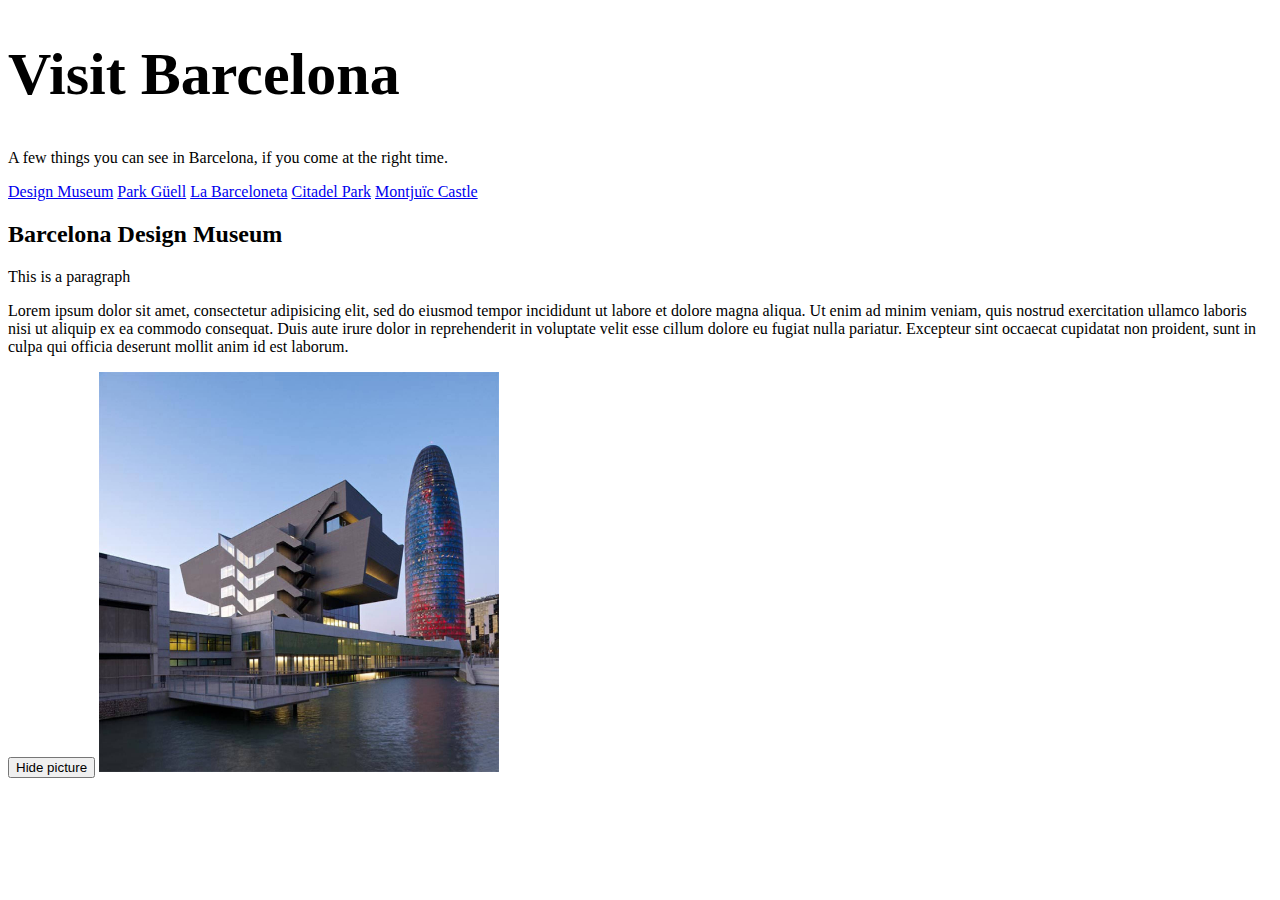
<file: barcelona/index.html>
<!DOCTYPE html>
<html lang="en" dir="ltr">

    <head>
        <meta charset="utf-8">
        <title>Visiting Barcelona</title>
        <link rel="stylesheet" href="css/style.css">
    </head>

    <body>
        <header>
            <h1 id="bcn">Visit Barcelona</h1>
            <p>A few things you can see in Barcelona, if you come at the right time.</p>
            <nav>
                <a href="#" id="disseny">Design Museum</a>
                <a href="#" id="guell">Park Güell</a>
                <a href="#" id="barceloneta">La Barceloneta</a>
                <a href="#" id="citadel">Citadel Park</a>
                <a href="#" id="montjuic">Montjuïc Castle</a>
            </nav>
        </header>
        <main>
            <h2 id="title">Barcelona Design Museum</h2>
            <section id="a_box">

            </section>
            <section id="">
                <p>Lorem ipsum dolor sit amet, consectetur adipisicing elit, sed do eiusmod tempor incididunt ut labore et dolore magna aliqua. Ut enim ad minim veniam, quis nostrud exercitation ullamco laboris nisi ut aliquip ex ea commodo
                    consequat. Duis aute irure dolor in reprehenderit in voluptate velit esse cillum dolore eu fugiat nulla pariatur. Excepteur sint occaecat cupidatat non proident, sunt in culpa qui officia deserunt mollit anim id est laborum.</p>
            </section>

            <button type="button" name="button">Hide picture</button>
            <img src="images/disseny.jpg" alt="" id="main_pic" class="image">
        </main>

        <!-- Scripts -->
        <script src="https://ajax.googleapis.com/ajax/libs/jquery/3.3.1/jquery.min.js"></script>
        <script src="js/jquery-3.3.1.min.js" type="text/javascript">

        </script>
        <script type="text/javascript">
            $(document).ready(function() {
              $("#bcn").css("font-size", "60px");
              $("#a_box").html("<p>This is a paragraph</p>");
              // this replaces whatever had the id a_box with the paragraph you want, you can do it manually, but it is usefull for when you start to have events like clicking on it and changing things when you click on them
            });
        </script>
    </body>

</html>
</file>
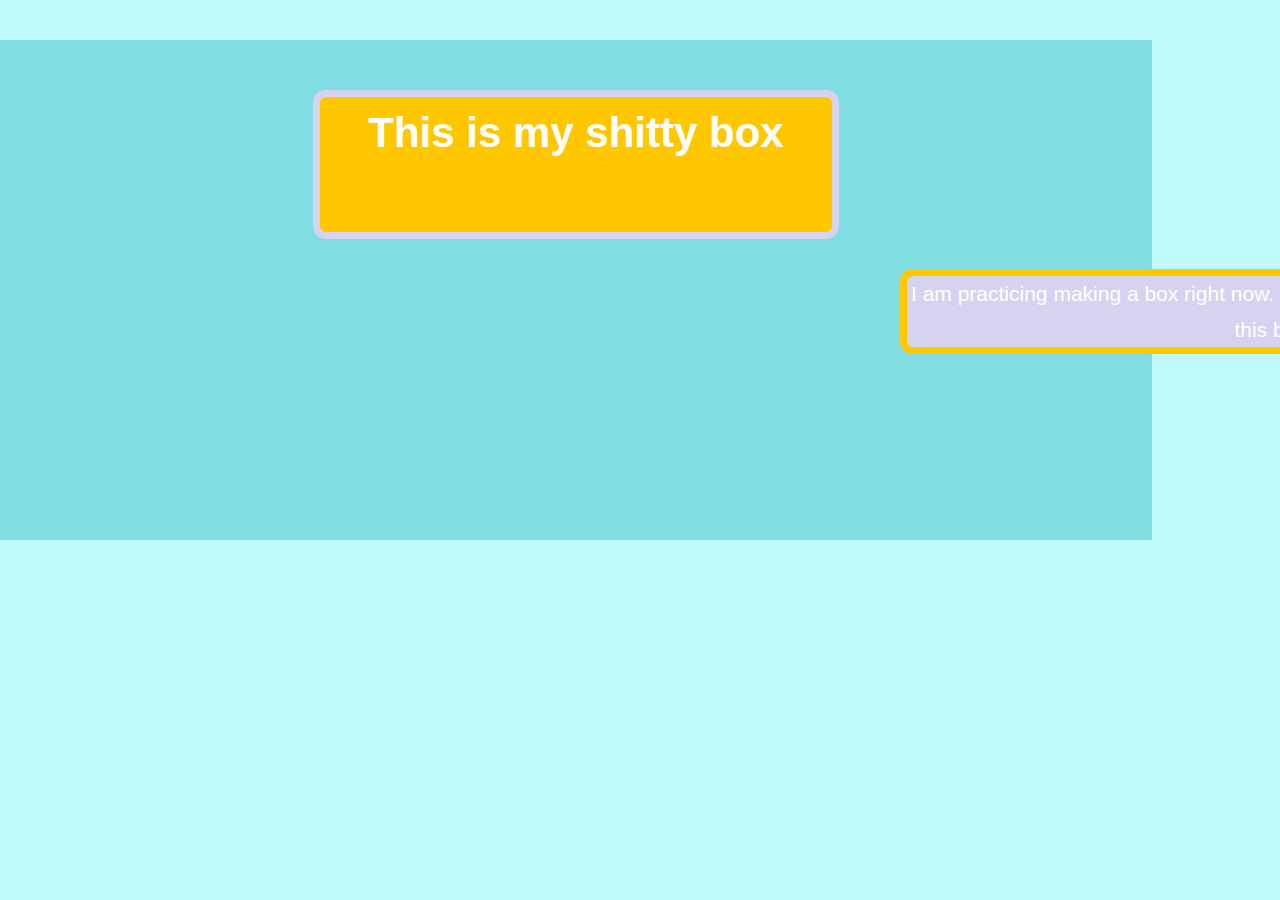
<file: Class_Examples/box_model/index.html>
<!DOCTYPE html>
<html lang="en" dir="ltr">
  <head>
    <meta charset="utf-8">
    <title>Box Model Example 9/25/19</title>
    <meta name="author" content="natalie abatemarco">
    <link rel="stylesheet" href="style.css">
  </head>
  <body>
    <main>
      <article class="my_box">
        <h1>This is my shitty box</h1>
        <p> I am practicing making a box right now. It's going ok. Took me 45 minutes to make this box tho. </p>
      </article>
    </main>
  </body>
</html>
</file>
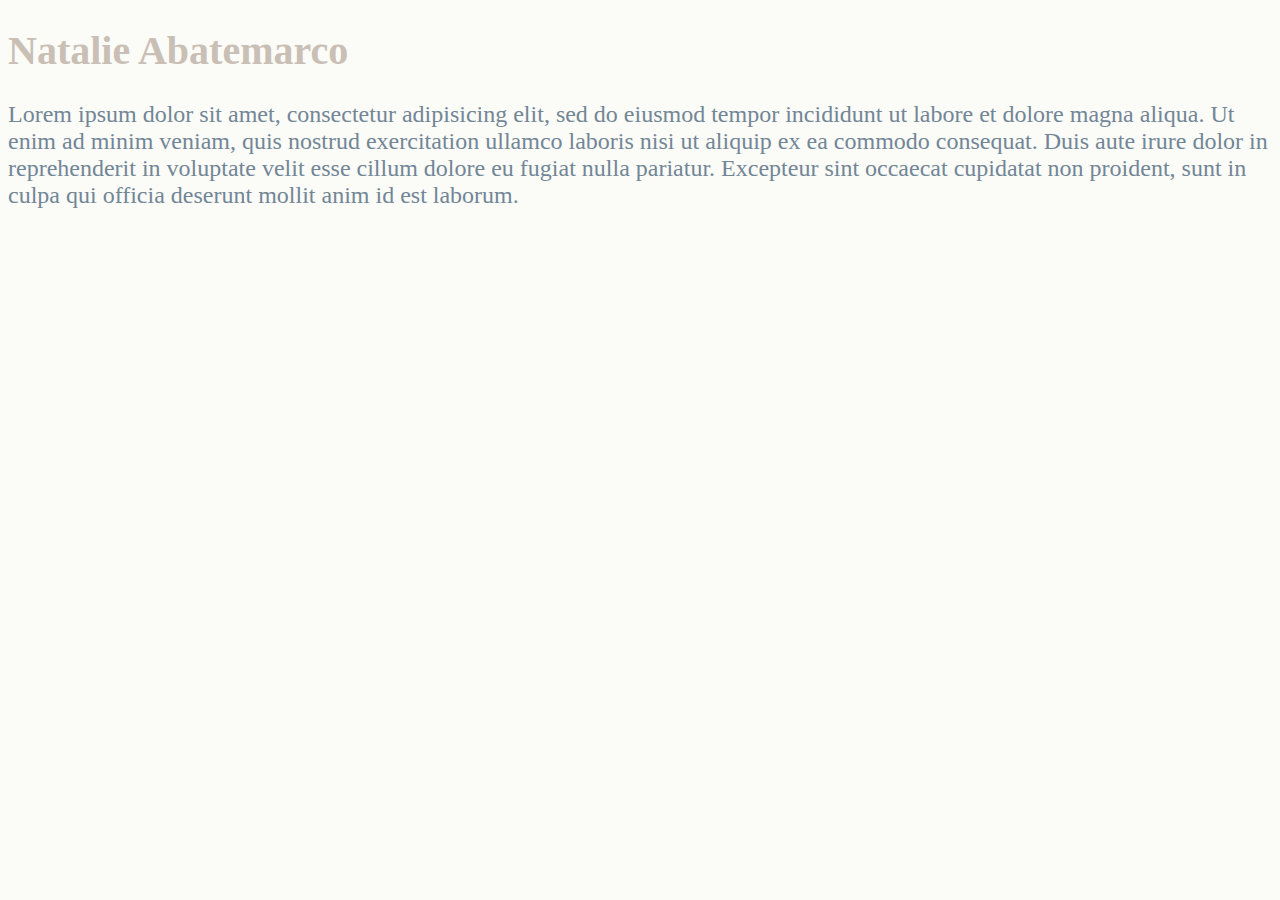
<file: Class_Examples/css_intro/index.html>
<!DOCTYPE html>
<html lang="en" dir="ltr">
  <head>
    <meta charset="utf-8">
    <title></title>
      <link rel="stylesheet" href="style.css">
  </head>
  <body>
    <main>
      <h1> Natalie Abatemarco </h1>
        <p> Lorem ipsum dolor sit amet, consectetur adipisicing elit, sed do eiusmod tempor incididunt ut labore et dolore magna aliqua. Ut enim ad minim veniam, quis nostrud exercitation ullamco laboris nisi ut aliquip ex ea commodo consequat. Duis aute irure dolor in reprehenderit in voluptate velit esse cillum dolore eu fugiat nulla pariatur. Excepteur sint occaecat cupidatat non proident, sunt in culpa qui officia deserunt mollit anim id est laborum.</p>
        
    </main>
  </body>
</html>
</file>
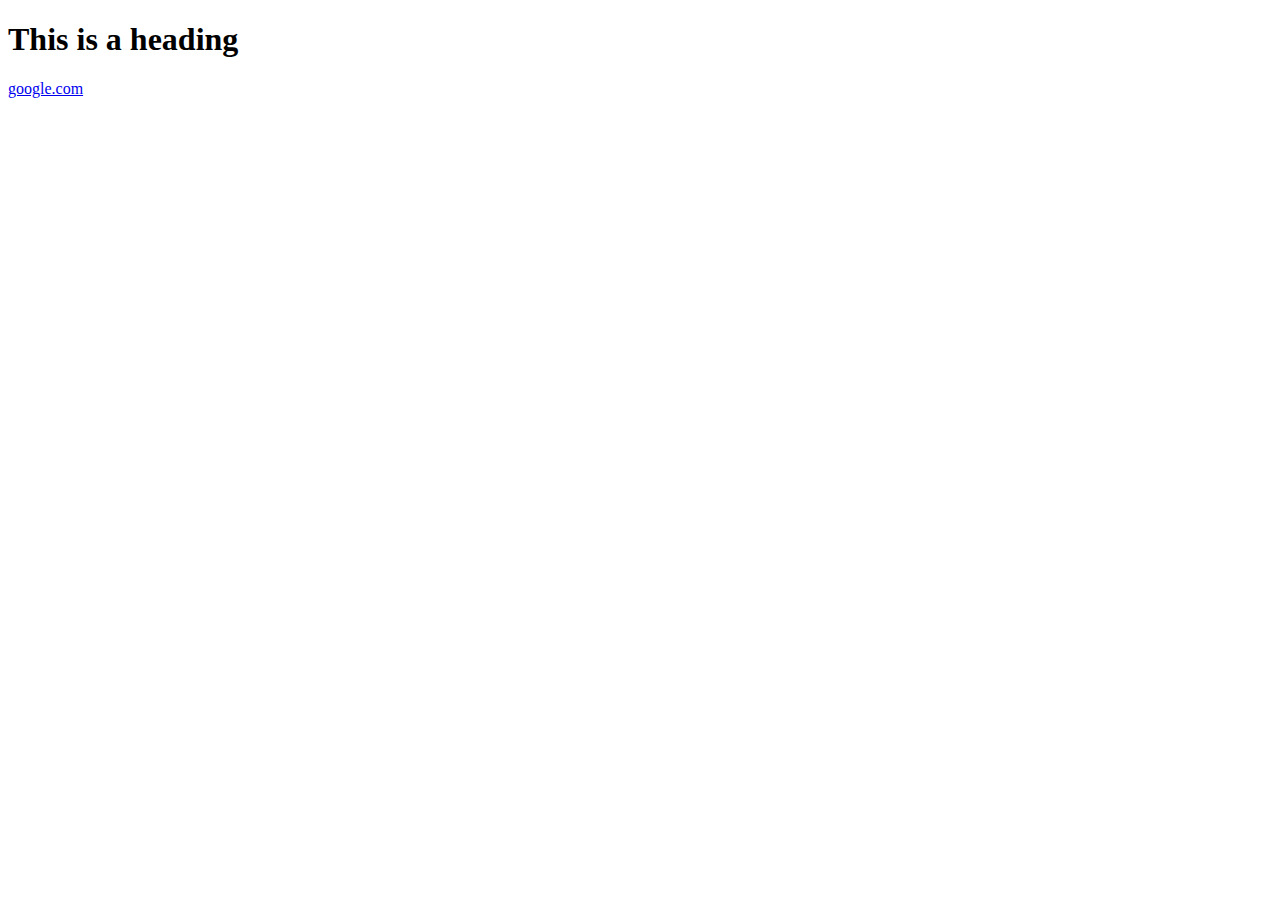
<file: Class_Examples/js_intro/index.html>
<!DOCTYPE html>
<html lang="en" dir="ltr">
  <head>
    <meta charset="utf-8">
    <title>My Title</title>
  </head>
  <body>
    <h1>This is a heading</h1>
      <a href="http://google.com">google.com</a>
<!-- always have jquery BEFORE other script! -->
      <script src="https://ajax.googleapis.com/ajax/libs/jquery/3.3.1/jquery.min.js"></script>
      <script src="script.js"></script>
      
  </body>
</html>
</file>
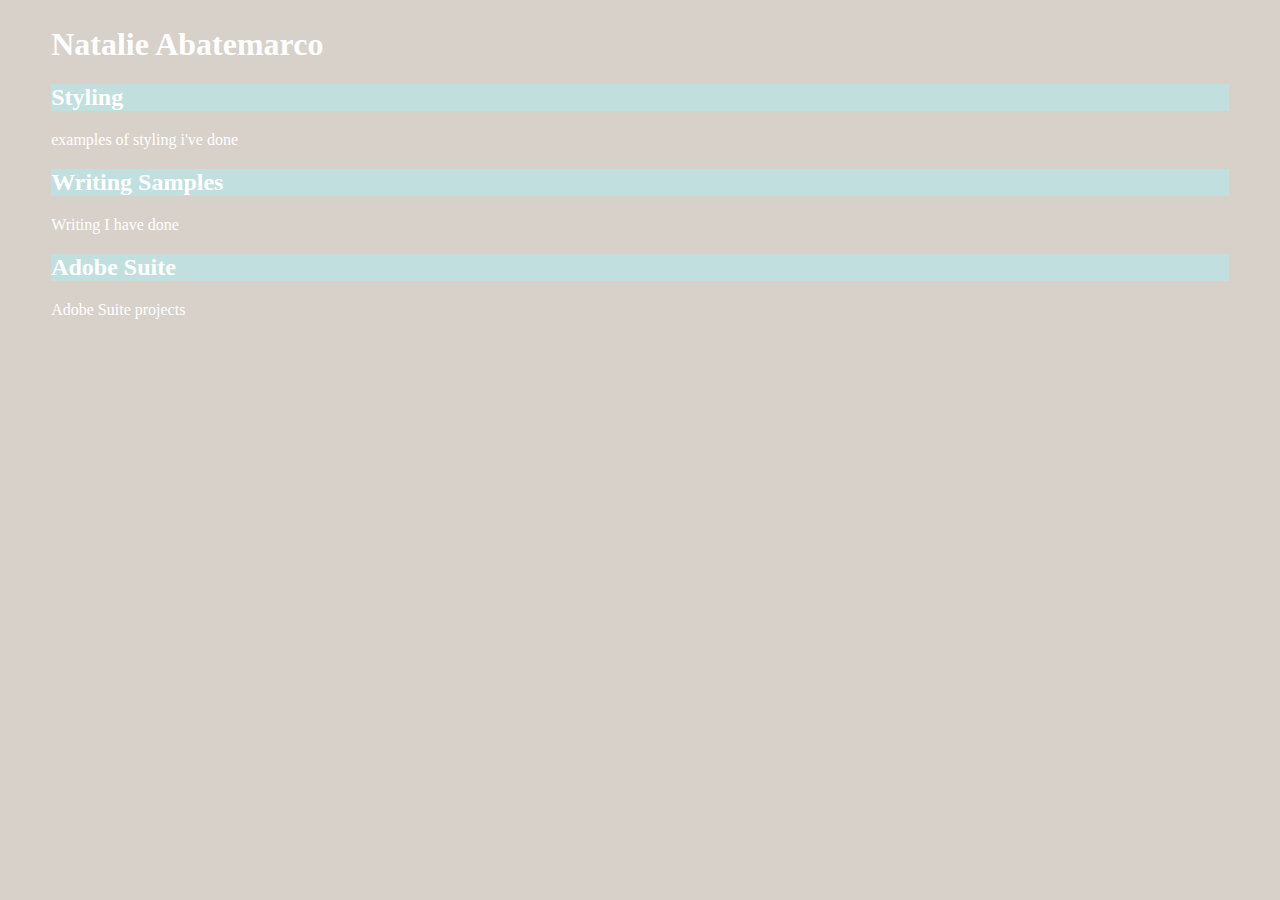
<file: Class_Examples/responsive/index.html>
<!DOCTYPE html>
<html lang="en" dir="ltr">
  <head>
    <meta charset="utf-8">
    <title> Natalie Abatemarco</title>
    <meta name="author" content="natalie abatemarco">
    <meta name="discription" content="a lit website about natalie abatemarco's portfolio">
    <link rel="stylesheet" href="css/mobile.css">
    <link rel="stylesheet" href="css/desktop.css">
  </head>
  <body>
    <main>
        <h1>Natalie Abatemarco</h1>
      <article class="styling">
        <h2>Styling</h2>
          <p>examples of styling i've done</p>
      </article>
      <article class="writing">
        <h2>Writing Samples</h2>
          <p>Writing I have done</p>
      </article>
      <article class="adobe">
        <h2>Adobe Suite</h2>
          <p>Adobe Suite projects</p>
      </article>

    </main>

  </body>
</html>
</file>
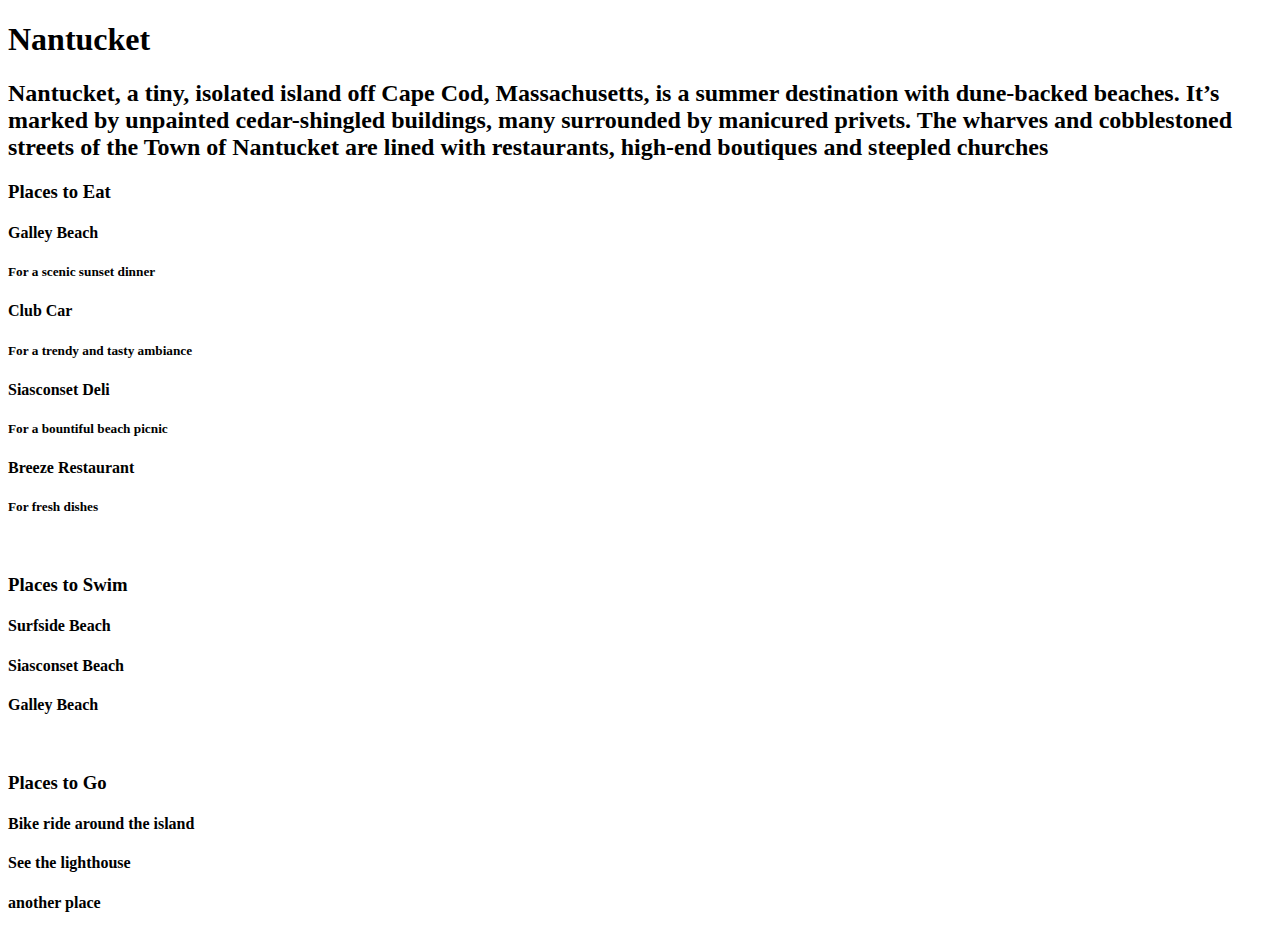
<file: HW/jQuery_Assignment/index.html>
<!DOCTYPE html>
<html lang="en" dir="ltr">
  <head>
    <meta charset="utf-8">
    <meta name="natalie abatemarco" content="jquery_assignment">
    <title>Nantucket</title>
  </head>
  <body>
    <header>
      <h1 id="ack">Nantucket</h1>
      <h2>Nantucket, a tiny, isolated island off Cape Cod, Massachusetts, is a summer destination with dune-backed beaches. It’s marked by unpainted cedar-shingled buildings, many surrounded by manicured privets. The wharves and cobblestoned streets of the Town of Nantucket are lined with restaurants, high-end boutiques and steepled churches</h2>
    </header>
    <h3>Places to Eat</h3>
      <h4>Galley Beach</h4>
        <h5>For a scenic sunset dinner</h5>
      <h4>Club Car</h4>
        <h5>For a trendy and tasty ambiance</h5>
      <h4>Siasconset Deli</h4>
        <h5>For a bountiful beach picnic</h5>
      <h4>Breeze Restaurant</h4>
        <h5>For fresh dishes</h5><br>
    <h3>Places to Swim</h3>
      <h4>Surfside Beach</h4>
      <h4>Siasconset Beach</h4>
      <h4>Galley Beach</h4><br>
    <h3>Places to Go</h3>
      <h4>Bike ride around the island</h4>
      <h4>See the lighthouse</h4>
      <h4>another place</h4>

<!-- <script src="js/jquery.js" type="text/javascript">

</script> -->
<!-- <script type="text/javascript">
    $(document).ready(function() {
      $("#ack").css("font-size", "60px");
    }); -->
</script>
  </body>
</html>
</file>
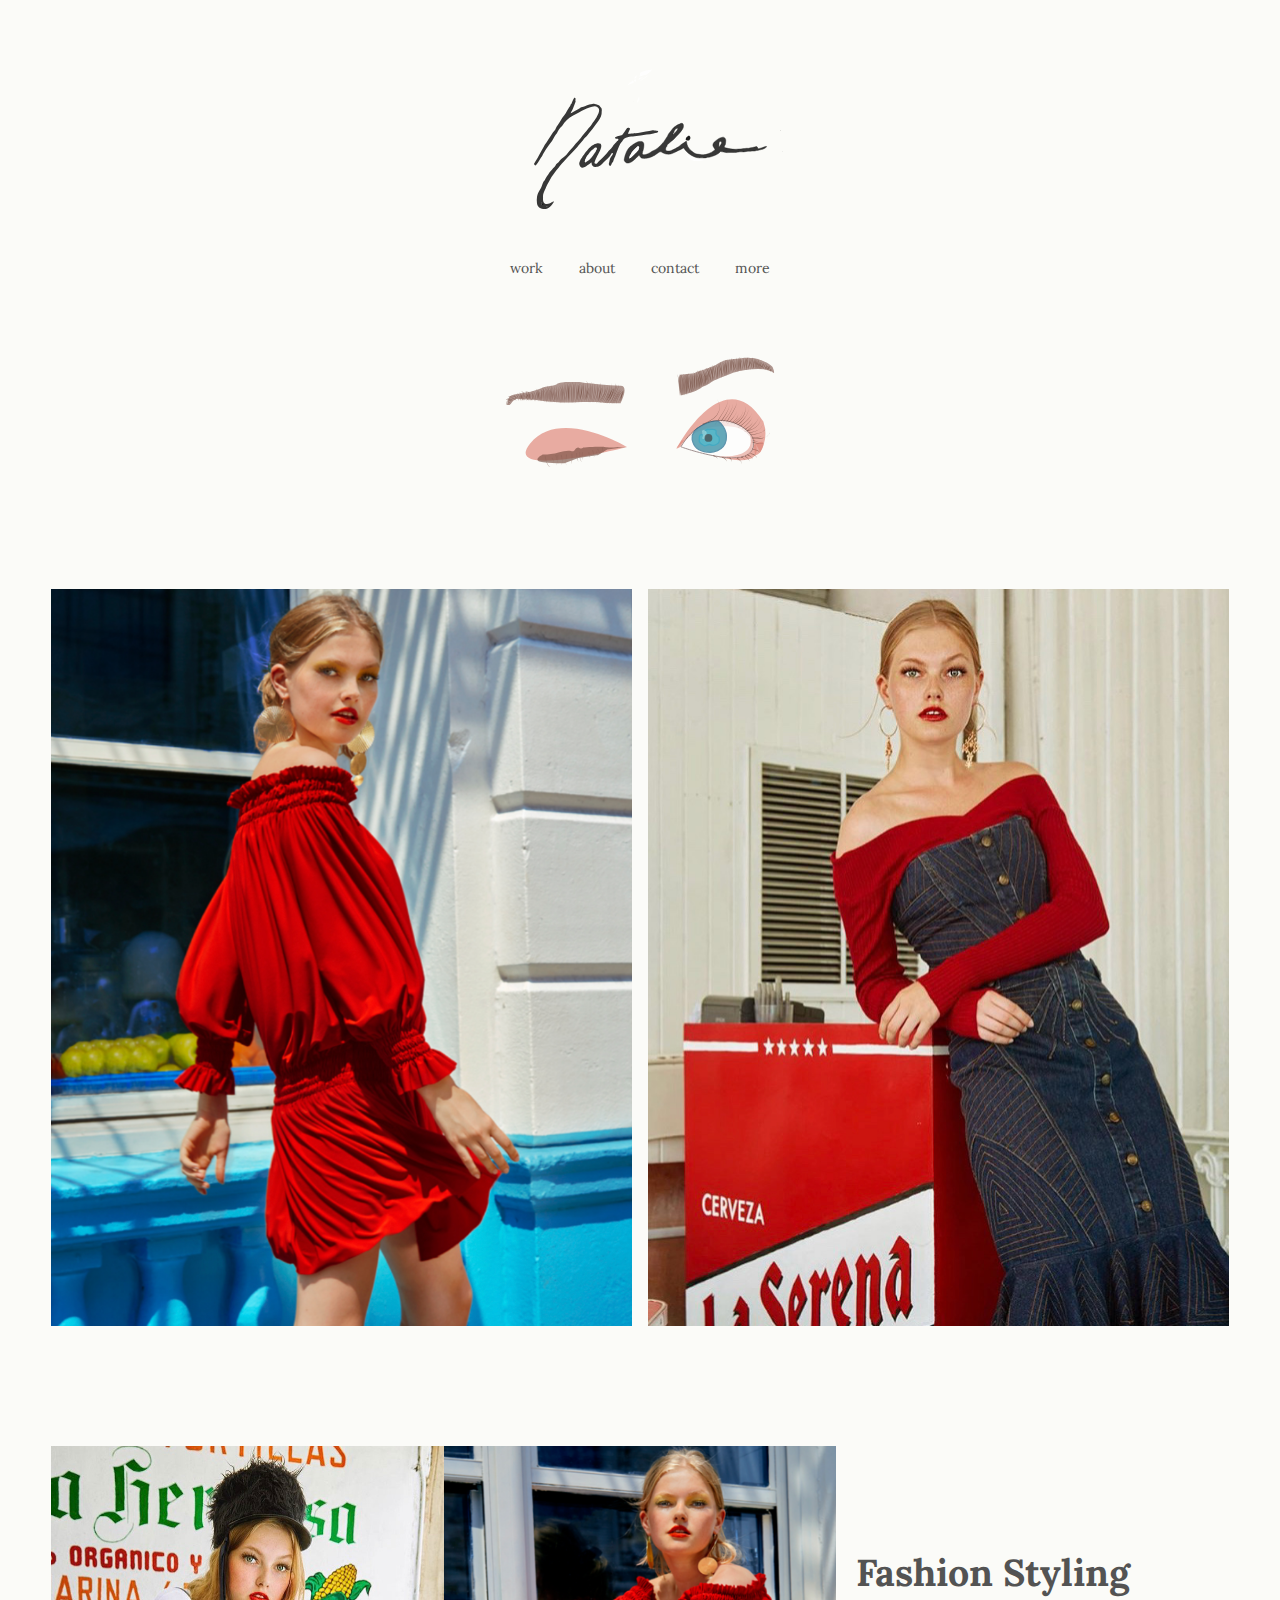
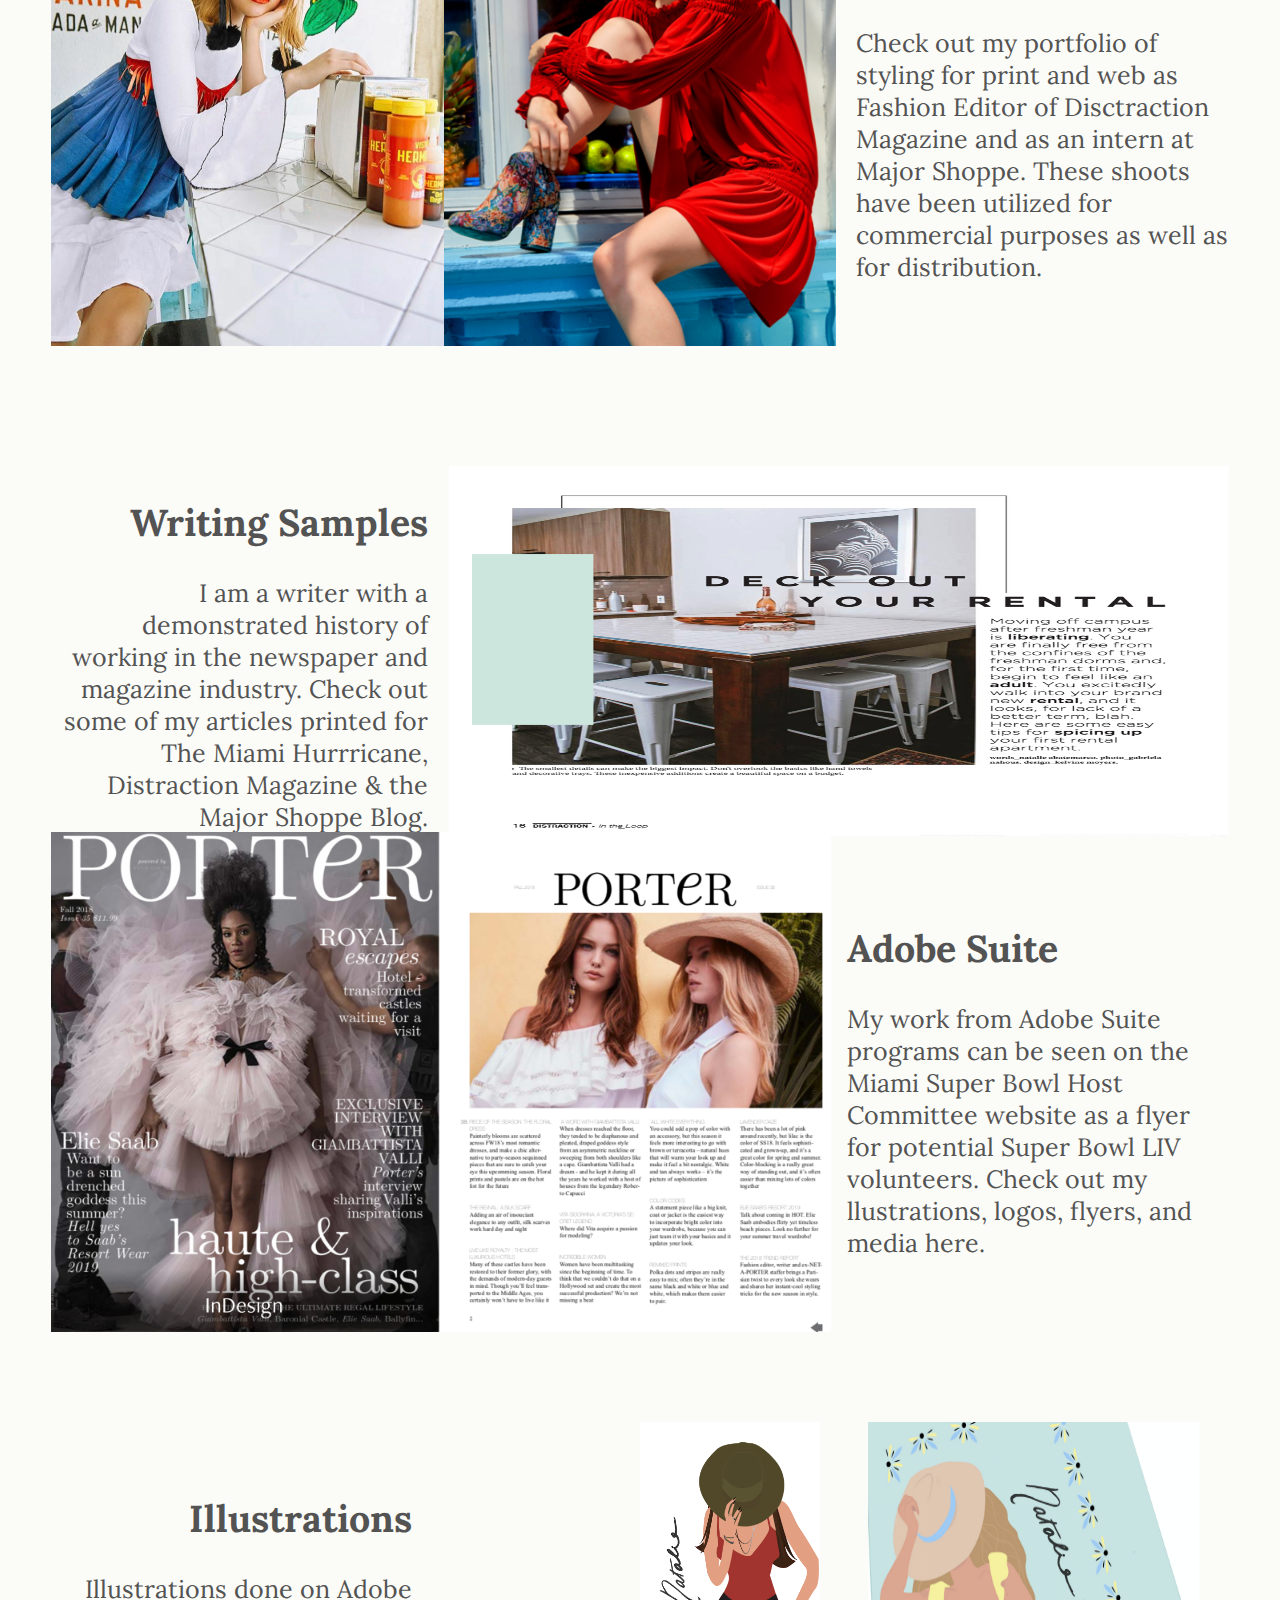
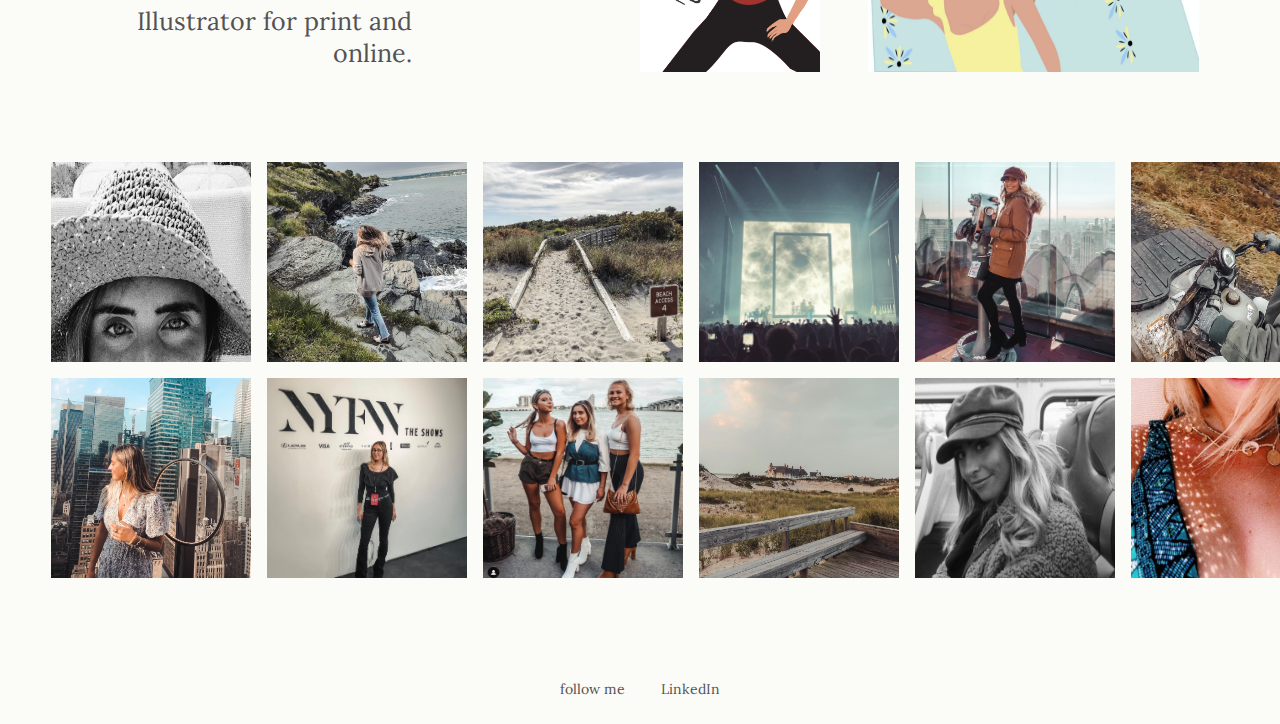
<file: HW/responsive/index.html>
<!DOCTYPE html>
<html lang="en" dir="ltr">
  <head>
    <meta charset="utf-8">
    <title> Natalie Abatemarco</title>
    <meta name="author" content="natalie abatemarco">
    <meta name="discription" content="a lit website about natalie abatemarco's portfolio">
    <link rel="stylesheet" href="css/desktop.css">
    <link rel="stylesheet" href="css/mobile.css">
    <link href="https://fonts.googleapis.com/css?family=Lora&display=swap" rel="stylesheet">
  </head>
  <body>
    <header>
      <img src="images/thatsmyname.svg" alt="" class="name">
    </header>
    <main>
      <nav class="topnav">
          <a class="active" href="#work">work</a>
          <a href="#about">about</a>
          <a href="#contact">contact</a>
          <a href="#more">more</a>
      </nav>

    <div class="grid_container">
      <section class="ivory box">
        <img src="images/majorshoppe2.jpg" alt="majorshoppepic" class="image-grid">
      </section>
        <!-- <article class="styling">
          <h2>Fashion Styling</h2>
            <p>Check out my portfolio of styling for print and web as Fashion Editor of Disctraction Magazine and as an intern at Major Shoppe. These shoots have been utilized for commercial purposes as well as for distribution.</p>
        </article> -->
      <section class="blue box">
        <div>
        <img src="images/eyez.svg" alt="eyesphoto" class="image-grid-eye">
        </div>
      </section>
      <section class="gb box">
        <img src="images/majorshoppe1.jpg" alt="fashionpic" class="image-grid">
      </section>
    </div>

    <div class="grid_container_4">
      <section class="pic1">
        <img src="images/majorshoppe3.jpg" alt="majorshoppepic3" class="image-grid majorpic">
      </section>
      <section class="pic2">
        <img src="images/majorshoppe4.jpg" alt="majorshoppepic4" class="image-grid majorpic">
      </section>
      <section class="words1">
        <article class="styling">
          <h2>Fashion Styling</h2>
            <p>Check out my portfolio of styling for print and web as Fashion Editor of Disctraction Magazine and as an intern at Major Shoppe. These shoots have been utilized for commercial purposes as well as for distribution.</p>
        </article>
      </section>
    </div>

    <div class="grid_container_2">
      <section class="grid2-photo1">
        <img src="images/distraction.jpg" alt="distractionmagsnippet" class="image-grid-tall">
      </section>
      <section class="grid2-words">
        <article class="writing">
          <h2>Writing Samples</h2>
            <p>I am a writer with a demonstrated history of working in the newspaper and magazine industry. Check out some of my articles printed for The Miami Hurrricane, Distraction Magazine & the Major Shoppe Blog.
            </p>
        </article>
      </section>
      <section class="grid2-photo2">
          <img src="images/adobepic.jpg" alt="adobepic" class="image-grid">
      </section>
      <section class="grid2-words2">
        <article class="writing">
          <h2>Adobe Suite</h2>
            <p>My work from Adobe Suite programs can be seen on the Miami Super Bowl Host Committee website as a flyer for potential Super Bowl LIV volunteers. Check out my llustrations, logos, flyers, and media here.</p>
        </article>
      </section>
    </div>

    <div class="grid_container_3">
      <section class="grid3-photo1">
        <img src="images/illustration1.jpg" alt="illustration" id="special-picture" class="image-grid">
      </section>
      <section class="grid3-words">
        <article class="illustrations">
          <h2>Illustrations</h2>
            <p>Illustrations done on Adobe Illustrator for print and online.</p>
          </article>
        </section>
      <section class="grid3-photo3">
        <img src="images/illustration3.jpg" alt="illustrationbeach" class="image-grid">
      </section>
    </div>

    <div class="grid_container_5">
      <section class="grid5-photo1">
        <img src="images/collage1.jpg" alt="collagepic" class="image-grid">
      </section>
      <section class="grid5-photo2">
        <img src="images/collage2.jpg" alt="collagepic" class="image-grid">
      </section>
      <section class="grid5-photo3">
        <img src="images/collage3.jpg" alt="collagepic" class="image-grid">
      </section>
      <section class="grid5-photo4">
        <img src="images/collage4.jpg" alt="collagepic" class="image-grid">
      </section>
      <section class="grid5-photo5">
        <img src="images/collage5.jpg" alt="collagepic" class="image-grid">
      </section>
      <section class="grid5-photo6">
        <img src="images/collage6.jpg" alt="collagepic" class="image-grid">
      </section>
      <section class="grid5-photo7">
        <img src="images/collage7.jpg" alt="collagepic" class="image-grid">
      </section>
      <section class="grid5-photo8">
        <img src="images/collage8.jpg" alt="collagepic" class="image-grid">
      </section>
      <section class="grid5-photo9">
        <img src="images/collage9.jpg" alt="collagepic" class="image-grid">
      </section>
      <section class="grid5-photo10">
        <img src="images/collage10.jpg" alt="collagepic" class="image-grid">
      </section>
      <section class="grid5-photo11">
        <img src="images/collage11.jpg" alt="collagepic" class="image-grid">
      </section>
      <section class="grid5-photo12">
        <img src="images/collage12.jpg" alt="collagepic" class="image-grid">
      </section>
    </div>
  </main>

    <footer>
      <nav class="topnav">
          <a href="https://www.instagram.com/natalieab/?hl=en">follow me</a>
          <a href="https://www.linkedin.com/in/natalie-abatemarco-07856a165">LinkedIn</a>
      </nav>
    </footer>
  </body>
</html>
</file>
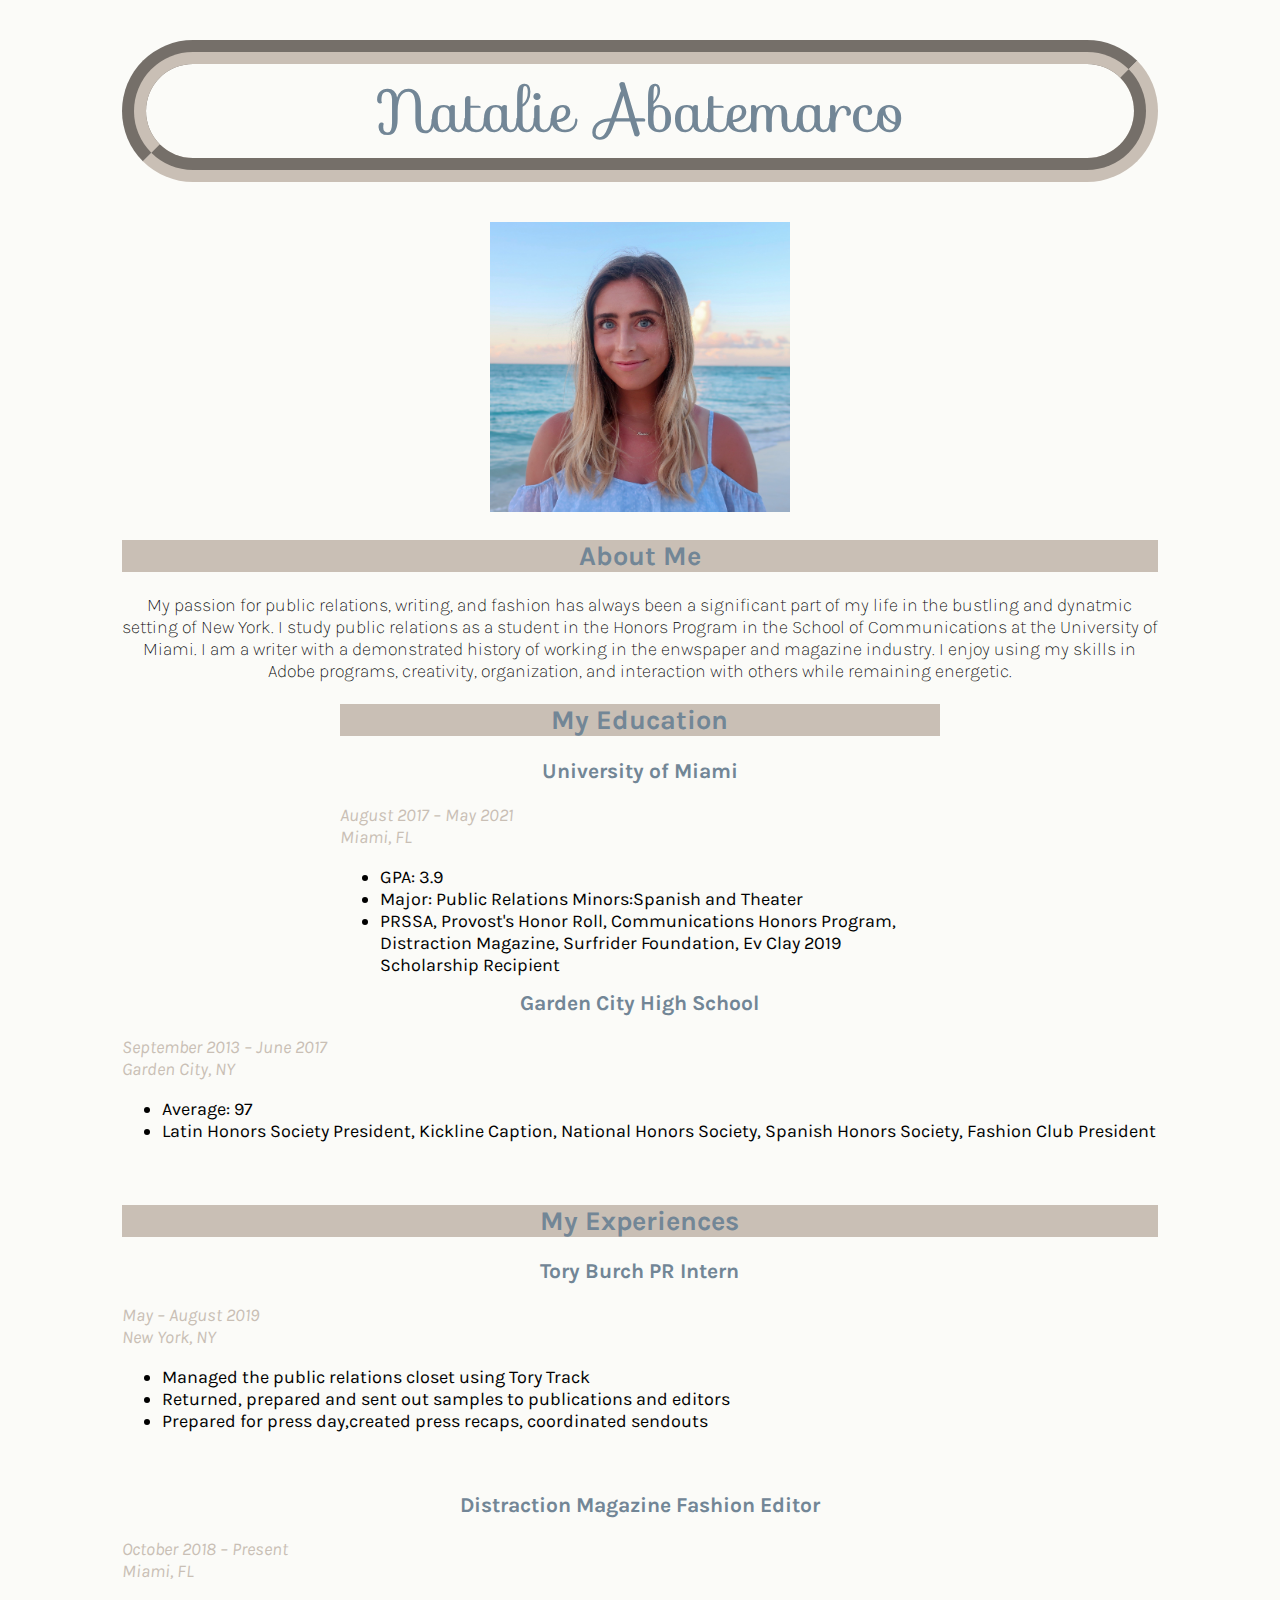
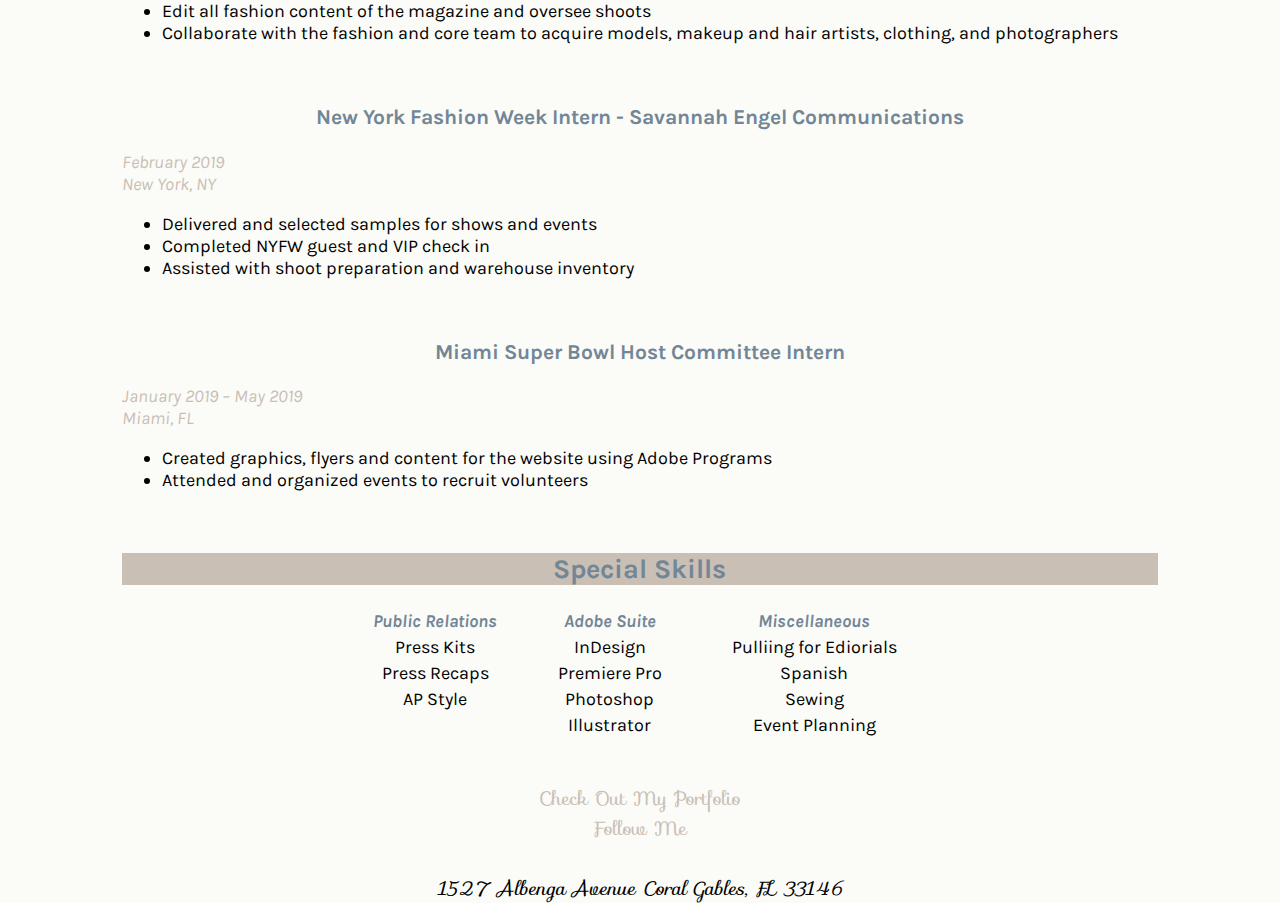
<file: HW/resume/index.html>
<!DOCTYPE html>
<html>
  <head>
    <meta charset="utf-8">
    <title> Natalie Abatemarco's Resume </title>
    <meta name="author" content="Natalie Abatemarco">
    <meta name="description" content= "Natalie's Resume">
    <!-- this is a comment for me to practice coding-->
      <link rel="stylesheet" href="style.css">
      <link href="https://fonts.googleapis.com/css?family=Karla&display=swap" rel="stylesheet">
      <link href="https://fonts.googleapis.com/css?family=Abril+Fatface|Sofia&display=swap" rel="stylesheet">
  </head>
  <body>
      <main>
            <header>
            <h1 id="name"> Natalie Abatemarco </h1>
            </header>
            <figure id="headshot">
                <img src="images/me.jpg" alt="Natalie">
            </figure>

            <h2>About Me</h2>
            <p>My passion for public relations, writing, and fashion has always been a significant part of my life in the bustling and dynatmic setting of New York. I study public relations as a student in the Honors Program in the School of Communications at the University of Miami. I am a writer with a demonstrated history of working in the enwspaper and magazine industry. I enjoy using my skills in Adobe programs, creativity, organization, and interaction with others while remaining energetic.</p>
    <section id="education">
          <h2>My Education</h2>
          <section class="school">
              <h3>University of Miami</h3>
                <em>August 2017 – May 2021</em><br>
                <em>Miami, FL</em>
              <ul>
                <li>GPA: 3.9</li>
                <li>Major: Public Relations     Minors:Spanish and Theater</li>
                <li>PRSSA, Provost's Honor Roll, Communications Honors Program, Distraction Magazine, Surfrider Foundation, Ev Clay 2019 Scholarship Recipient</li>
              </ul>
        </section>
      </section><br><br><br>
        <section class="school">
            <h3>Garden City High School</h3>
              <em>September 2013 – June 2017</em><br>
              <em>Garden City, NY</em>
            <ul>
              <li>Average: 97</li>
              <li>Latin Honors Society President, Kickline Caption, National Honors Society, Spanish Honors Society, Fashion Club President</li>
            </ul>
        </section><br>
    <!-- experiences start -->
    <section id="experiences">
        <h2>My Experiences</h2>
        <section class="experience">
            <h3>Tory Burch PR Intern</h3>
              <em>May – August 2019</em><br>
              <em>New York, NY</em>
            <ul>
              <li> Managed the public relations closet using Tory Track</li>
              <li> Returned, prepared and sent out samples to publications and editors</li>
              <li> Prepared for press day,created press recaps, coordinated sendouts</li>
            </ul>
        </section><br>
        <section class="experience">
            <h3>Distraction Magazine Fashion Editor</h3>
              <em>October 2018 – Present</em><br>
              <em>Miami, FL</em>
            <ul>
              <li> Edit all fashion content of the magazine and oversee shoots</li>
              <li> Collaborate with the fashion and core team to acquire models, makeup and hair artists, clothing, and photographers</li>
              </ul>
        </section><br>
        <section class="experience">
            <h3> New York Fashion Week Intern - Savannah Engel Communications</h3>
              <em>February 2019</em><br>
              <em>New York, NY</em>
            <ul>
            <li> Delivered and selected samples for shows and events</li>
            <li> Completed NYFW guest and VIP check in</li>
            <li> Assisted with shoot preparation and warehouse inventory</li>
            </ul>
        </section><br>
        <section class="experience">
            <h3>Miami Super Bowl Host Committee Intern</h3>
              <em>January 2019 – May 2019</em><br>
              <em>Miami, FL</em>
            <ul>
            <li> Created graphics, flyers and content for the website using Adobe Programs</li>
            <li> Attended and organized events to recruit volunteers</li>
            </ul>
        </section>
    </section><br>
    <section id="skills">
          <h2>Special Skills</h2>
          <table id="special_skills">
          <tr>
             <th> <i>Public Relations</i></th>
             <th> <i>Adobe Suite</i></th>
             <th> <i>Miscellaneous</i></th>
          </tr>
          <tr>
            <td>Press Kits</td>
            <td>InDesign</td>
          	<td>Pulliing for Ediorials</td>
          </tr>
          <tr>
              <td>Press Recaps</td>
              <td>Premiere Pro</td>
              <td>Spanish</td>
          </tr>
          <tr>
              <td>AP Style</td>
              <td>Photoshop</td>
              <td>Sewing</td>
          </tr>
          <tr>
              <td></td>
              <td>Illustrator</td>
              <td>Event Planning</td>
          </tr>
          </table>
    </section><br><br>

    <footer>
        <a href="https://nra47.myportfolio.com/">Check Out My Portfolio</a><br>
        <a href="https://www.instagram.com/natalieab/">Follow Me</a><br><br>
        <address>
        1527 Albenga Avenue
        Coral Gables, FL
        33146
        </address>
    </footer>
</main>
  </body>
</html>
</file>
<file: barcelona/css/style.css>
.paint_it_black {
  background-color: black;
  color: black;
}

.paint_it_goldenrod {
  background-color: goldenrod;
  color: goldenrod;
}

.image {
  width: 400px;
  height: 400px;
}
</file>
<file: Class_Examples/box_model/style.css>
*{
    margin: 0;
    padding: 0;
    /** * selects EVERYTHING on the page**/
}

html{
    font-size: 21px;
    /**this sets the style for everything, this font size is good for both comp and mobile**/
    line-height: 1.7;
    font-family: sans-serif;
    color: white;
}

body{
    background-color: #C0FBFC;
    /**babyblue**/
    padding-top: 40px;
}

main{
    background-color: #80DEE2;
    /** darkblue **/
    width: 90vw;
    /** vw is view width, percent of the screen that it covers**/
    height: 50vh;
    /** vh is view height **/
    padding-top: 50px;
}

article.my_box, .my_box{
    width: 100%;
    height: 100%;
    text-align: center;
}

h1{
    background-color: #FFC700;
    /**yellow**/
    width: 40vw;
    height: 15vh;
    margin: auto;
    border: 7px solid #D6D3F0;
    /** a border that is lavender around the h1**/
    border-radius: 13px;
    /** how to round out your box **/
    text-align: inherit;
    /** inherits the text align from the "parent" - article has centered text so this will too **/
}

p{
    background-color: #D6D3F0;
    /**lavender**/
    margin-top: 30px;
    width: 60vw;
    margin-left: 900px;
    border: 7px solid #FFC700;
    /** a border that is lavender around the h1**/
    border-radius: 13px;
}
</file>
<file: Class_Examples/css_intro/style.css>
h1 {
    font-size: 40px;
    font-weight: bold;
    color: #C9BFB5;
}
p {
    font-size: 150%;
    color: #728696;
}
body {
    background-color: #fbfbf8
}
</file>
<file: Class_Examples/responsive/css/mobile.css>
body{
  margin: 2% 4%;
}
</file>
<file: Class_Examples/responsive/css/desktop.css>
body{
  background-color: #D7D1CA;
  /**tan**/
  color: #FFFFFF;
}

h2{
  background-color: #C0DFDE;
}
</file>
<file: HW/responsive/css/desktop.css>
html{
  font-family: 'Lora', serif;
}

.name{
  width: 300px;
  display: block;
  margin: 0 auto;
}

img{
  /* height: 180px;
  width: 300px;
  display: block;
  margin-left: auto;
  margin-right: auto; */
}
/* Add a same background color to the top navigation as screen background */
.topnav {
  background-color: #fbfbf8;
  overflow: hidden;
  text-align: center;
  margin-left: auto;
  margin-right: auto;
}

/* Style the links inside the navigation bar */
.topnav a {
  background-color: #fbfbf8;
  text-align: center;
  color: #535353;
  text-align: center;
  padding: 14px 16px;
  text-decoration: none;
  font-size: 14px;
}

/* Change the color of links on hover */
.topnav a:hover {
  background-color: #DED0CD;
  color: black;
}

body{
  background-color: #fbfbf8;
  /**light tan**/
  color: #535353;
  /**text is dark brown/black**/
}

.image-grid {
  width: 100%;
  height: 100%;
  /* max-height: 737px; */
}

.image-grid-tall {
  width: 100%;
  height: 370px;
  margin: 0 auto;
  display: block;
}

.image-grid-eye {
  width: 100%;
  height: 110px;
  justify-content: center;
  align-self: center;
  justify-content: center;
}

.majorpic {
  max-height: 737px;
}
/* .grid_container {
  display: grid;
  grid-template-columns: 1fr 1fr;
  grid-template-areas:
  "blue"
  "ivory"
  "gb";
  } */

.grid_container{
  display: grid;
  grid-template-columns:1fr 1fr 1fr 1fr;
  grid-template-rows: 200px 737px;
  grid-template-areas:
    "blue blue blue blue"
    "gb gb ivory ivory";
  grid-gap: 1rem;
  /*grid-gap is space between the boxes while grid-row-gap is space between rows*/
  grid-row-gap:2rem;
  margin-bottom: 4rem;
  margin-top: 5rem;
}

.grid_container_4{
  display: grid;
  grid-template-columns: 1fr 1fr 1fr;
  grid-template-rows: 500px;
  grid-template-areas:
    "pic1 pic2 words1";
  grid-row-gap: 1rem;
  margin-top: 120px;
}

.grid_container_2{
  display: grid;
  grid-template-columns: 1fr 1fr 1fr;
  grid-template-rows: 350px 500px;
  grid-template-areas:
    "grid2-words grid2-photo1 grid2-photo1"
    "grid2-photo2 grid2-photo2 grid2-words2";
  grid-gap: 1rem;
  margin-top: 120px;
}

.grid_container_3{
  display: grid;
  grid-template-columns: 1fr 1fr 1fr;
  grid-template-rows: 250px;
  grid-template-areas:
    "grid3-words grid3-photo1 grid3-photo3";
  grid-gap:3rem;
  margin-top: 90px;
  margin-bottom: 90px;
}

.grid_container_5{
  display: grid;
  grid-template-columns: repeat(6, 200px);
  grid-template-rows: 200px 200px;
  grid-template-areas:
    "grid5-photo1 grid5-photo2 grid5-photo3 grid5-photo4 grid5-photo9 grid5-photo10"
    "grid5-photo5 grid5-photo6 grid5-photo7 grid5-photo8 grid5-photo11 grid5-photo12";
  grid-gap: 1rem;
  margin-bottom: 100px;
}

.box{
  min-height: 200px;
}
.ivory{
  grid-area: ivory;
  align-self: stretch;
}
.blue{
  grid-area: blue;
  background-color: #fbfbf8;
}
.gb{
  grid-area: gb;
  background-color: #C0DAD9;
}

.grid2-photo1{
  grid-area: grid2-photo1;
}

.grid2-words{
  grid-area: grid2-words;
  text-align: right;
  margin-right:5px;
  font-size: 25px;
}

.grid2-photo2{
  grid-area: grid2-photo2;
}

.grid2-words2{
  grid-area: grid2-words2;
  margin-top: 60px;
  font-size: 25px;
}

.grid3-photo3{
  grid-area: grid3-photo3;
  margin-right: 30px;
}

.grid3-photo1{
  grid-area: grid3-photo1;
  margin-left: 180px;
}

.grid3-words{
  grid-area: grid3-words;
  text-align: right;
  margin-top: 40px;
  font-size: 25px;
}

.pic1{
  grid-area: pic1;
}

.pic2{
  grid-area: pic2;
}

.words1{
  grid-area: words1;
  margin-left: 20px;
  margin-top: 70px;
  font-size: 25px;
}

.grid5-photo1{
  grid-area: grid5-photo1;
}
.grid5-photo2{
  grid-area: grid5-photo2;
}
.grid5-photo3{
  grid-area: grid5-photo3;
}
.grid5-photo4{
  grid-area: grid5-photo4;
}
.grid5-photo5{
  grid-area: grid5-photo5;
}
.grid5-photo6{
  grid-area: grid5-photo6;
}
.grid5-photo7{
  grid-area: grid5-photo7;
}
.grid5-photo8{
  grid-area: grid5-photo8;
}
.grid5-photo9{
  grid-area: grid5-photo9;
}
.grid5-photo10{
  grid-area: grid5-photo10;
}
.grid5-photo11{
  grid-area: grid5-photo11;
}
.grid5-photo12{
  grid-area: grid5-photo12;
}
</file>
<file: HW/responsive/css/mobile.css>
body{
  margin: 2% 4%;
}

@media only screen and (max-width:600px) {

  .grid_container {
    grid-template-columns: 1fr;
    grid-template-rows: auto;
    grid-template-areas:
    "blue"
    "ivory"
    "gb";
    }

  .grid_container_4 {
    grid-template-columns: 1fr;
    grid-template-areas:
    "pic1"
    "pic2"
    "words1";
    }

  .grid_container_2{
    grid-template-columns: 1fr;
    grid-template-rows: 350px 500px;
    grid-template-areas:
    "grid2-words"
    "grid2-photo1"
    "grid2-photo1"
    "grid2-photo2"
    "grid2-photo2"
    "grid2-words2";
    }

    .grid_container_3{
      grid-template-columns: 1fr;
      /* grid-template-rows: 250px; */
      grid-template-areas:
        "grid3-words"
        "grid3-photo1"
        "grid3-photo3";
    }

    .grid_container_5{
      grid-template-columns: repeat(2, 150px);
      grid-template-rows: repeat(6, 150px);
      grid-template-areas:
        "grid5-photo1 grid5-photo2"
        "grid5-photo3 grid5-photo4"
        "grid5-photo5 grid5-photo6"
        "grid5-photo7 grid5-photo8"
        "grid5-photo9 grid5-photo10"
        "grid5-photo11 grid5-photo12";
    }

    .grid2-words{
      text-align: left;
    }
    .grid-2words2{
      text-align: left;
      /* max-width: 300px; */
    }
    .grid3-words{
      text-align: left;
    }
    .grid3-photo1{
      /* padding-right: 90px; */
      /* float:left; */
    }
    #special-picture {
      width: 200px;
    }

    .ivory {
      justify-self: start;
    }
}
</file>
<file: HW/resume/style.css>
html, body {
    background-color: #fbfbf8;
    font-family: 'Karla', sans-serif;
    width: 90%;
    margin: 0 auto;
    font-size: 18px;
}
/* select the section with id="centered"*/
section#centered {
    /*set the width of this selection to be 600px  */
    width:1200 px;
    /* set the margiin to be 0 on the top & bottom, auto on left & right */
    /*max-width:
    min-width: FOR BOUNDARIES*/
    margin: 0 auto;
    /*same as writing margin: 0 auto 0 auto; important because it centers everything*/
    /*set the border of the selection to be that color*/
    /* border: 1px solid #728696; */
        }
h1,h2,h3 {
    color:#728696;
    text-align:center;
}

h2{
    background-color:#C9BFB5;
}
em{
  color: #C9BFB5;
}

#name {
    font-size: 60px;
    font-weight: 300;
    font-family: 'Sofia', cursive;
    border: groove .4em #C9BFB5;
    border-radius: 2em;
    /*make heading go on right*/
    /* display: inline-block;
    float: right; */
}

p{
    font-size: 100%;
    font-weight: 100;
    width: 400px
    margin: 0 auto;
    /* min-width: 500px; */
    /*make paragraph stay on left*/
    /* display: inline-block;
    float: left; */
    text-align:center;
}
ul {
    color:black;
        }
  /*love*/
a:link, a:visited{
    color: #C9BFB5;
    text-decoration: none;
        }
  /*hate*/
a:hover, a:active {
    background-color: #C9BFB5;
    color:#728696;
        }
#special_skills {
    width: 600px;
    margin: 0 auto;
}
table td{
    text-align:center;
}
table th{
    color:#728696
}
.experience {
}
#education {
    width: 600px;
    height: 200px;
    margin: 0 auto;
}

figure#headshot {
    width: 300px;
    margin: 0 auto;
}
figure#headshot img {
    width: 100%;
    margin: 0 auto;
}
footer{
  font-family: 'Sofia', cursive;
  margin: 0 auto;
  text-align:center;
  font-size: 19px;
}
address{
  color:728696
  margin: 0 auto;
  text-align:center;
}
</file>
